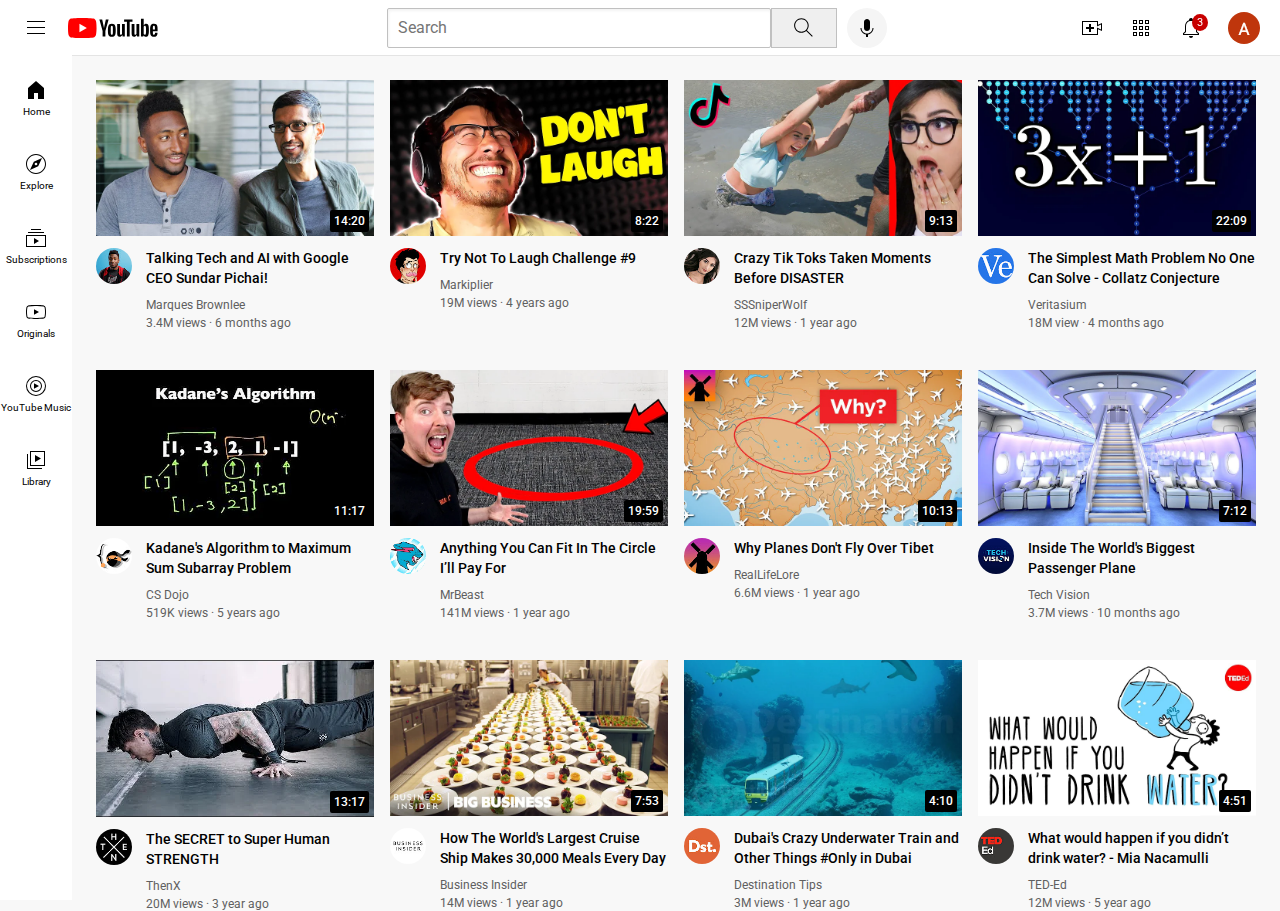
<file: index.html>
<!DOCTYPE html>
<html lang="en">

<head>
    <meta charset="UTF-8">
    <meta name="viewport" content="width=device-width, initial-scale=1.0">
    <title>YouTube.com Clone</title>

    <link rel="preconnect" href="https://fonts.googleapis.com">
    <link rel="preconnect" href="https://fonts.gstatic.com" crossorigin>
    <link
        href="https://fonts.googleapis.com/css2?family=Caveat:wght@500&family=Libre+Baskerville&family=Roboto:wght@400;500;700&display=swap"
        rel="stylesheet">

    <link rel="stylesheet" href="ptron/general.css">
    <link rel="stylesheet" href="ptron/header.css">
    <link rel="stylesheet" href="ptron/video.css">
    <link rel="stylesheet" href="ptron/sidebar.css">


</head>

<body>
    <div class="header">
        <div class="left-section">
            <img class="hamburger-menu" src="icons/hamburger-menu.svg" alt="hamburger image">
            <img class="youtube-logo" src="icons/youtube-logo.svg" alt="youtube-logo">
        </div>
        <div class="middle-section">
            <input type="text" class="search-bar" placeholder="Search">
            <button class="search-button">
                <img class="search-icon" src="icons/search.svg" alt="search icon">
                <div class="tooltip">Search</div>
            </button>
            <button class="voice-search-button">
                <img src="icons/voice-search-icon.svg" alt="voice-search-icon" class="voice-search-icon">
                <div class="tooltip">Search with your voice</div>
            </button>

        </div>
        <div class="right-section">
            <div class="upload-icon-container">
                <img src="icons/upload.svg" alt="uploadicon" class="upload-icon">
                <div class="tooltip">Create</div>
            </div>
            <div class="youtube-apps-container">
                <img src="icons/youtube-apps.svg" alt="app" class="youtube-apps-icon">
                <div class="tooltip">More tools</div>
            </div>



            <div class="notifications-icon-container">
                <img src="icons/notifications.svg" alt="notificationicon" class="notification-icon">
                <div class="notifications-count">3</div>
                <div class="tooltip">Notifications</div>


            </div>

            <img src="icons/unnamed.png" alt="profile-picture" class="current-user-picture">
        </div>
    </div>
    <div class="sidebar">
        <div class="sidebar-link">
            <img src="./icons/home.svg" alt="">
            <div>Home</div>
        </div>
        <div class="sidebar-link">
            <img src="./icons/explore.svg" alt="">
            <div>Explore</div>
        </div>
        <div class="sidebar-link">
            <img src="icons/subscriptions.svg" alt="">
            <div>Subscriptions</div>
        </div>
        <div class="sidebar-link">
            <img src="icons/originals.svg" alt="">
            <div>Originals</div>
        </div>
        <div class="sidebar-link">
            <img src="icons/youtube-music.svg" alt="">
            <div>YouTube Music</div>
        </div>
        <div class="sidebar-link">
            <img src="icons/library.svg" alt="">
            <div>Library</div>
        </div>
    </div>

    <div class="video-grid">


        <div class="video-preview">
            <div class="thumbnail-row">
                <a href="https://www.youtube.com/watch?v=n2RNcPRtAiY"><img src="./thumbnails/thumbnail-1.webp"
                        class="thumbnail" alt="image1" class="thumbnail"></a>
                <div class="video-time">
                    14:20
                </div>
            </div>
            <div class="video-info-grid">
                <div class="channel-picture">
                    <img src="./channel-pictures/channel-1.jpeg" alt="iconpicture" class="profile-picture">
                </div>
                <div class="video-info">
                    <p class="video-title">
                        Talking Tech and AI with Google CEO Sundar Pichai!</p>
                    <p class="video-author">Marques Brownlee</p>
                    <p class="video-stats">3.4M views &#183 6 months ago</p>
                </div>
            </div>
        </div>

        <div class="video-preview">
            <div class="thumbnail-row">
                <a href="https://www.youtube.com/watch?v=mP0RAo9SKZk"><img src="./thumbnails/thumbnail-2.webp"
                        class="thumbnail" alt="image1" class="thumbnail"></a>
                <div class="video-time">
                    8:22
                </div>
            </div>

            <div class="video-info-grid">
                <div class="channel-picture">
                    <img src="./channel-pictures/channel-2.jpeg" alt="iconpicture" class="profile-picture">
                </div>
                <div class="video-info">
                    <p class="video-title">
                        Try Not To Laugh Challenge #9</p>
                    <p class="video-author">Markiplier</p>
                    <p class="video-stats">19M views &#183 4 years ago</p>
                </div>

            </div>
        </div>

        <div class="video-preview">
            <div class="thumbnail-row">
                <a href="https://www.youtube.com/watch?v=FgjPQQeTh1w&t=1s"><img src="./thumbnails/thumbnail-3.webp"
                        class="thumbnail" alt="image1" class="thumbnail"></a>
                <div class="video-time">
                    9:13
                </div>
            </div>

            <div class="video-info-grid">
                <div class="channel-picture">
                    <img src="./channel-pictures/channel-3.jpeg" alt="iconpicture" class="profile-picture">
                </div>
                <div class="video-info">
                    <p class="video-title">
                        Crazy Tik Toks Taken Moments Before DISASTER</p>
                    <p class="video-author">SSSniperWolf</p>
                    <p class="video-stats">12M views &#183 1 year ago</p>
                </div>
            </div>
        </div>

        <div class="video-preview">
            <div class="thumbnail-row">
                <a href="https://www.youtube.com/watch?v=094y1Z2wpJg&t=1s"> <img src="./thumbnails/thumbnail-4.webp"
                        class="thumbnail" alt="image1" class="thumbnail"></a>
                <div class="video-time">
                    22:09
                </div>
            </div>

            <div class="video-info-grid">
                <div class="channel-picture">
                    <img src="./channel-pictures/channel-4.jpeg" alt="iconpicture" class="profile-picture">
                </div>
                <div class="video-info">
                    <p class="video-title">

                        The Simplest Math Problem No One Can Solve - Collatz Conjecture</p>
                    <p class="video-author">Veritasium</p>
                    <p class="video-stats">18M view &#183 4 months ago</p>
                </div>

            </div>
        </div>

        <div class="video-preview">
            <div class="thumbnail-row">
                <a href="https://www.youtube.com/watch?v=86CQq3pKSUw"> <img src="./thumbnails/thumbnail-5.webp"
                        class="thumbnail" alt="image1" class="thumbnail"></a>
                <div class="video-time">
                    11:17
                </div>
            </div>

            <div class="video-info-grid">
                <div class="channel-picture">
                    <img src="./channel-pictures/channel-5.jpeg" alt="iconpicture" class="profile-picture">
                </div>
                <div class="video-info">
                    <p class="video-title">

                        Kadane's Algorithm to Maximum Sum Subarray Problem</p>
                    <p class="video-author">CS Dojo</p>
                    <p class="video-stats">519K views &#183 5 years ago</p>
                </div>
            </div>
        </div>

        <div class="video-preview">
            <div class="thumbnail-row">
                <a href="https://www.youtube.com/watch?v=yXWw0_UfSFg&t=10s"><img src="./thumbnails/thumbnail-6.webp"
                        class="thumbnail" alt="image1" class="thumbnail"></a>
                <div class="video-time">
                    19:59
                </div>
            </div>

            <div class="video-info-grid">
                <div class="channel-picture">
                    <img src="./channel-pictures/channel-6.jpeg" alt="iconpicture" class="profile-picture">
                </div>
                <div class="video-info">
                    <p class="video-title">

                        Anything You Can Fit In The Circle I’ll Pay For</p>
                    <p class="video-author">MrBeast</p>
                    <p class="video-stats">141M views &#183 1 year ago</p>
                </div>

            </div>
        </div>
        <div class="video-preview">
            <div class="thumbnail-row">
                <a href="https://www.youtube.com/watch?v=fNVa1qMbF9Y"><img src="./thumbnails/thumbnail-7.webp"
                        class="thumbnail" alt="image1" class="thumbnail"></a>
                <div class="video-time">
                    10:13
                </div>
            </div>

            <div class="video-info-grid">
                <div class="channel-picture">
                    <img src="./channel-pictures/channel-7.jpeg" alt="iconpicture" class="profile-picture">
                </div>
                <div class="video-info">
                    <p class="video-title">

                        Why Planes Don't Fly Over Tibet</p>
                    <p class="video-author">RealLifeLore</p>
                    <p class="video-stats">6.6M views &#183 1 year ago</p>
                </div>
            </div>
        </div>
        <div class="video-preview">
            <div class="thumbnail-row">
                <a href="https://www.youtube.com/watch?v=lFm4EM1juls&t=2s"> <img src="./thumbnails/thumbnail-8.webp"
                        class="thumbnail" alt="image1" class="thumbnail">
                    <div class="video-time">
                </a>
                7:12
            </div>
        </div>

        <div class="video-info-grid">
            <div class="channel-picture">
                <img src="./channel-pictures/channel-8.jpeg" alt="iconpicture" class="profile-picture">
            </div>
            <div class="video-info">
                <p class="video-title">

                    Inside The World's Biggest Passenger Plane</p>
                <p class="video-author">Tech Vision</p>
                <p class="video-stats">3.7M views &#183 10 months ago</p>
            </div>
        </div>
    </div>
    <div class="video-preview">
        <div class="thumbnail-row">
            <a href="https://www.youtube.com/watch?v=ixmxOlcrlUc&t=18s"><img src="./thumbnails/thumbnail-9.webp"
                    class="thumbnail" alt="image1" class="thumbnail">
                <div class="video-time">
            </a>
            13:17
        </div>
    </div>

    <div class="video-info-grid">
        <div class="channel-picture">
            <img src="./channel-pictures/channel-9.jpeg" alt="iconpicture" class="profile-picture">
        </div>
        <div class="video-info">
            <p class="video-title">

                The SECRET to Super Human STRENGTH</p>
            <p class="video-author">ThenX</p>
            <p class="video-stats">20M views &#183 3 year ago</p>
        </div>
    </div>
    </div>
    <div class="video-preview">
        <div class="thumbnail-row">
            <a href="https://www.youtube.com/watch?v=R2vXbFp5C9o"><img src="./thumbnails/thumbnail-10.webp"
                    class="thumbnail" alt="image1" class="thumbnail">
                <div class="video-time">
            </a>
            7:53
        </div>
    </div>

    <div class="video-info-grid">
        <div class="channel-picture">
            <img src="./channel-pictures/channel-10.jpeg" alt="iconpicture" class="profile-picture">
        </div>
        <div class="video-info">
            <p class="video-title">

                How The World's Largest Cruise Ship Makes 30,000 Meals Every Day</p>
            <p class="video-author">Business Insider</p>
            <p class="video-stats">14M views &#183 1 year ago</p>
        </div>
    </div>
    </div>
    <div class="video-preview">
        <div class="thumbnail-row">
            <a href="https://www.youtube.com/watch?v=0nZuYyXET3s&t=2s"> <img src="./thumbnails/thumbnail-11.webp"
                    class="thumbnail" alt="image1" class="thumbnail">
                <div class="video-time">
            </a>
            4:10
        </div>
    </div>

    <div class="video-info-grid">
        <div class="channel-picture">
            <img src="./channel-pictures/channel-11.jpeg" alt="iconpicture" class="profile-picture">
        </div>
        <div class="video-info">
            <p class="video-title">
                Dubai's Crazy Underwater Train and Other Things #Only in Dubai</p>
            <p class="video-author">Destination Tips</p>
            <p class="video-stats">3M views &#183 1 year ago</p>
        </div>
    </div>
    </div>
    <div class="video-preview">
        <div class="thumbnail-row">
            <a href="https://www.youtube.com/watch?v=9iMGFqMmUFs&t=3s"><img src="./thumbnails/thumbnail-12.webp"
                    class="thumbnail" alt="image1" class="thumbnail">
                <div class="video-time">
            </a>
            4:51
        </div>
    </div>

    <div class="video-info-grid">
        <div class="channel-picture">
            <img src="./channel-pictures/channel-12.jpeg" alt="iconpicture" class="profile-picture">
        </div>
        <div class="video-info">
            <p class="video-title">

                What would happen if you didn’t drink water? - Mia Nacamulli</p>
            <p class="video-author">TED-Ed</p>
            <p class="video-stats">12M views &#183 5 year ago</p>
        </div>
    </div>
    </div>


    </div>
</body>

</html>
</file>
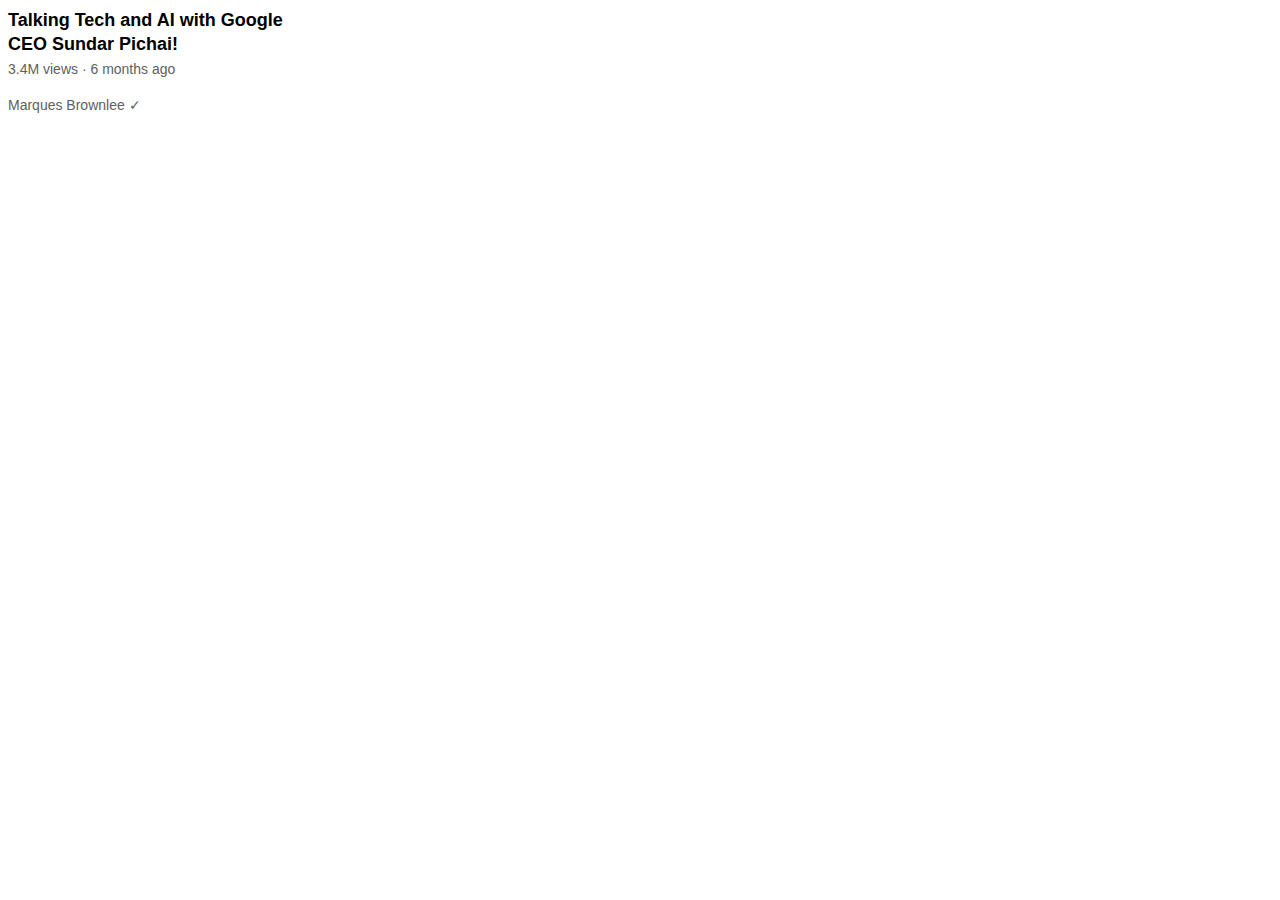
<file: text.html>
<!DOCTYPE html>
<html lang="en">
<head>
    <meta charset="UTF-8">
    <meta name="viewport" content="width=device-width, initial-scale=1.0">
    <title>youtube-clone</title>
    <style>
        p{
            font-family: Arial;
            margin-top: 0;
            margin-bottom: 0;
        }
       .video-title{
        font-size: 18px;
        font-weight: bold;
        width:300px;
        line-height: 24px;
        margin-bottom: 5px;
       }
       .video-stats{
       
        font-size: 14px;
        color: rgb(96,96,96);
        
        margin-bottom: 20px;
       }
       .video-author{
       
        font-size: 14px;
        color: rgb(96,96,96);
       



       }
    </style>
</head>
<body>
    <p class="video-title">Talking Tech and AI with Google CEO Sundar
        Pichai!</p>
    <p class="video-stats">3.4M views &#183; 6 months ago</p>
    <p class="video-author">Marques Brownlee 	&#10003</p>
</body>
</html>
</file>
<file: ptron/general.css>
p{
    font-family: Roboto,Arial;
    margin-top: 0;
    margin-bottom: 0;
}

body{
    margin: 0;
    padding-top: 80px;
    padding-left: 96px;
    padding-right: 24px;
    background-color: rgb(248,248,248);
    
}
</file>
<file: ptron/header.css>
.header {
    height: 55px;
    display: flex;
    flex-direction: row;
    justify-content: space-between;
    position: fixed;
    top: 0;
    left: 0;
    right: 0;
    background-color: white;
    border-bottom-color: rgb(228, 228, 228);
    border-bottom-style: solid;
    border-bottom-width: 1px;
    z-index: 100;


}

.left-section {


    display: flex;
    align-items: center;


}

.middle-section {

    flex: 1;
    margin-left: 70px;
    margin-right: 35px;
    max-width: 500px;
    display: flex;
    align-items: center;

}

.right-section {

    width: 180px;
    display: flex;
    align-items: center;
    justify-content: space-between;
    margin-right: 20px;
    flex-shrink: 0;
}

.hamburger-menu {
    height: 24px;
    margin-left: 24px;
    margin-right: 20px;

}

.youtube-logo {
    height: 20px;
}

.search-button {
    height: 40px;
    background-color: rgb(239, 239, 239);
    width: 66px;
    border: 1px solid rgb(192, 192, 192);
    margin-left: -1;
    margin-right: 10px;
    position: relative;
}

.voice-search-button {
    height: 40px;
    width: 40px;
    border-radius: 20px;
    border: none;
    background-color: rgb(245, 245, 245);
}

.search-bar {
    flex: 1;
    height: 36px;
    padding-left: 10px;
    font-size: 16px;
    border: 1px solid rgb(192, 192, 192);
    border-radius: 2px;
    box-shadow: inset 1px 2px 3px rgba(0, 0, 0, 0.05);
    width: 0;



}

.search-bar::placeholder {
    font-family: Roboto, Arial;
    font-size: 16px;
}

.search-icon {
    height: 25px;

}

.voice-search-icon {
    height: 24px;

    background-color: rgb(245, 245, 245);

}

.upload-icon {
    height: 24px;
}

.youtube-apps-icon {
    height: 24px;
}

.notification-icon {
    height: 24px;
}

.current-user-picture {
    height: 32px;
    border-radius: 16px;
}

.notifications-icon-container {
    position: relative;
}

.notifications-count {
    position: absolute;
    top: -2px;
    right: -5px;
    background-color: rgb(200, 0, 0);
    color: white;
    font-family: Roboto, Arial;
    font-size: 11px;
    padding: 2px 5px 2px 5px;
    border-radius: 50%;



}
</file>
<file: ptron/video.css>
.thumbnail {
    width: 100%;



}



.video-info-grid {
    display: grid;
    grid-template-columns: 50px 1fr;

}

.profile-picture {
    width: 36px;
    border-radius: 40px;


}

.video-title {
    margin-top: 0;
    font-size: 14px;
    font-weight: 500;
    line-height: 20px;
    margin-bottom: 10px;
}

.thumbnail-row {
    margin-bottom: 8px;
    position: relative;
}

.video-author,
.video-stats {
    font-size: 12px;
    color: rgb(96, 96, 96);
    ;
}

.video-author {
    margin-bottom: 4px;
}

.channel-picture {
    margin-right: 12px;
}

.video-grid {
    display: grid;
    grid-template-columns: 1fr 1fr 1fr;
    column-gap: 16px;
    row-gap: 40px;

}
@media (max-width:750px){
    .video-grid{
        grid-template-columns: 1fr 1fr;

    }
  

}
@media (min-width:1000px){
    .video-grid{
        grid-template-columns: 1fr 1fr 1fr 1fr;

    }

}
@media (min-width:751px) and (max-width:999px){
    .video-grid{
        grid-template-columns: 1fr 1fr 1fr;

    }

}

.video-time {
    background-color: black;
    color: white;
    position: absolute;
    bottom: 8px;
    right: 5px;
    font-family: Roboto, Arial;

    font-size: 12px;
    font-weight: 500;
    padding: 4px;
    border-radius: 2px;

}
</file>
<file: ptron/sidebar.css>
.sidebar {
    position: fixed;
    left: 0;
    bottom: 0;
    top: 55px;
    background-color: white;
    width: 72px;
    z-index: 200;
    padding-top: 5px;

}

.sidebar-link {

    height: 74px;

    display: flex;
    justify-content: center;
    align-items: center;
    flex-direction: column;
    cursor: pointer;


}

.sidebar-link:hover {
    background-color: rgb(234, 233, 233);

}

.sidebar-link img {
    height: 24px;
    margin-bottom: 4px;

}

.sidebar-link div {
    font-family: Roboto, Arial;
    font-size: 10px;
}

.search-button .tooltip,
.voice-search-button .tooltip,
.upload-icon-container .tooltip,
.notifications-icon-container .tooltip,
.youtube-apps-container .tooltip {
    font-family: Roboto, Arial;
    position: absolute;
    background-color: gray;
    color: white;
    padding: 4px 8px 4px 8px;
    border-radius: 2px;
    font-size: 12px;
    bottom: -30px;
    opacity: 0;
    transition: opacity 0.15s;
    pointer-events: none;
    white-space: nowrap;

}

.search-button:hover .tooltip,
.voice-search-button:hover .tooltip,
.upload-icon-container:hover .tooltip,
.youtube-apps-container:hover .tooltip,
.notifications-icon-container:hover .tooltip {
    opacity: 1;

}

.search-button,
.voice-search-button,
.upload-icon-container,
.notifications-icon-container,
.youtube-apps-container {
    position: relative;
    display: flex;
    justify-content: center;
    align-items: center;
}
</file>
